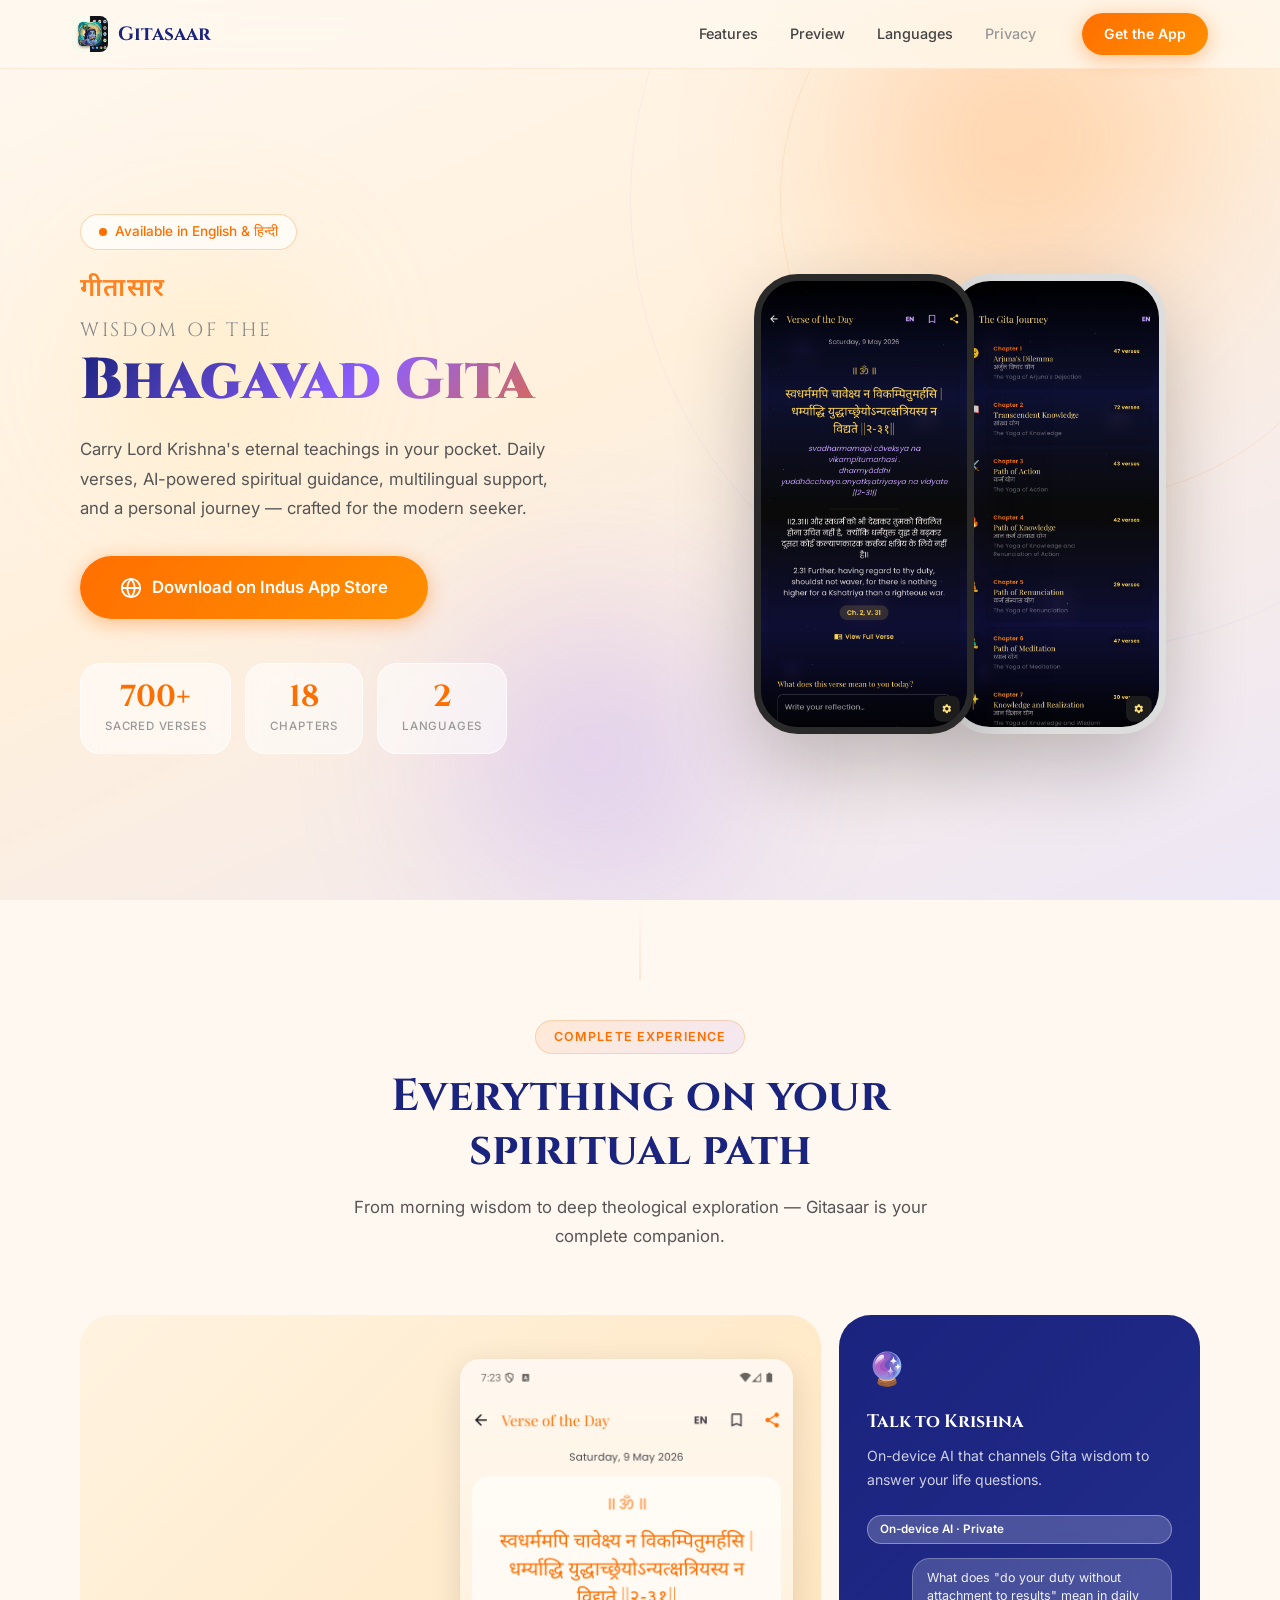
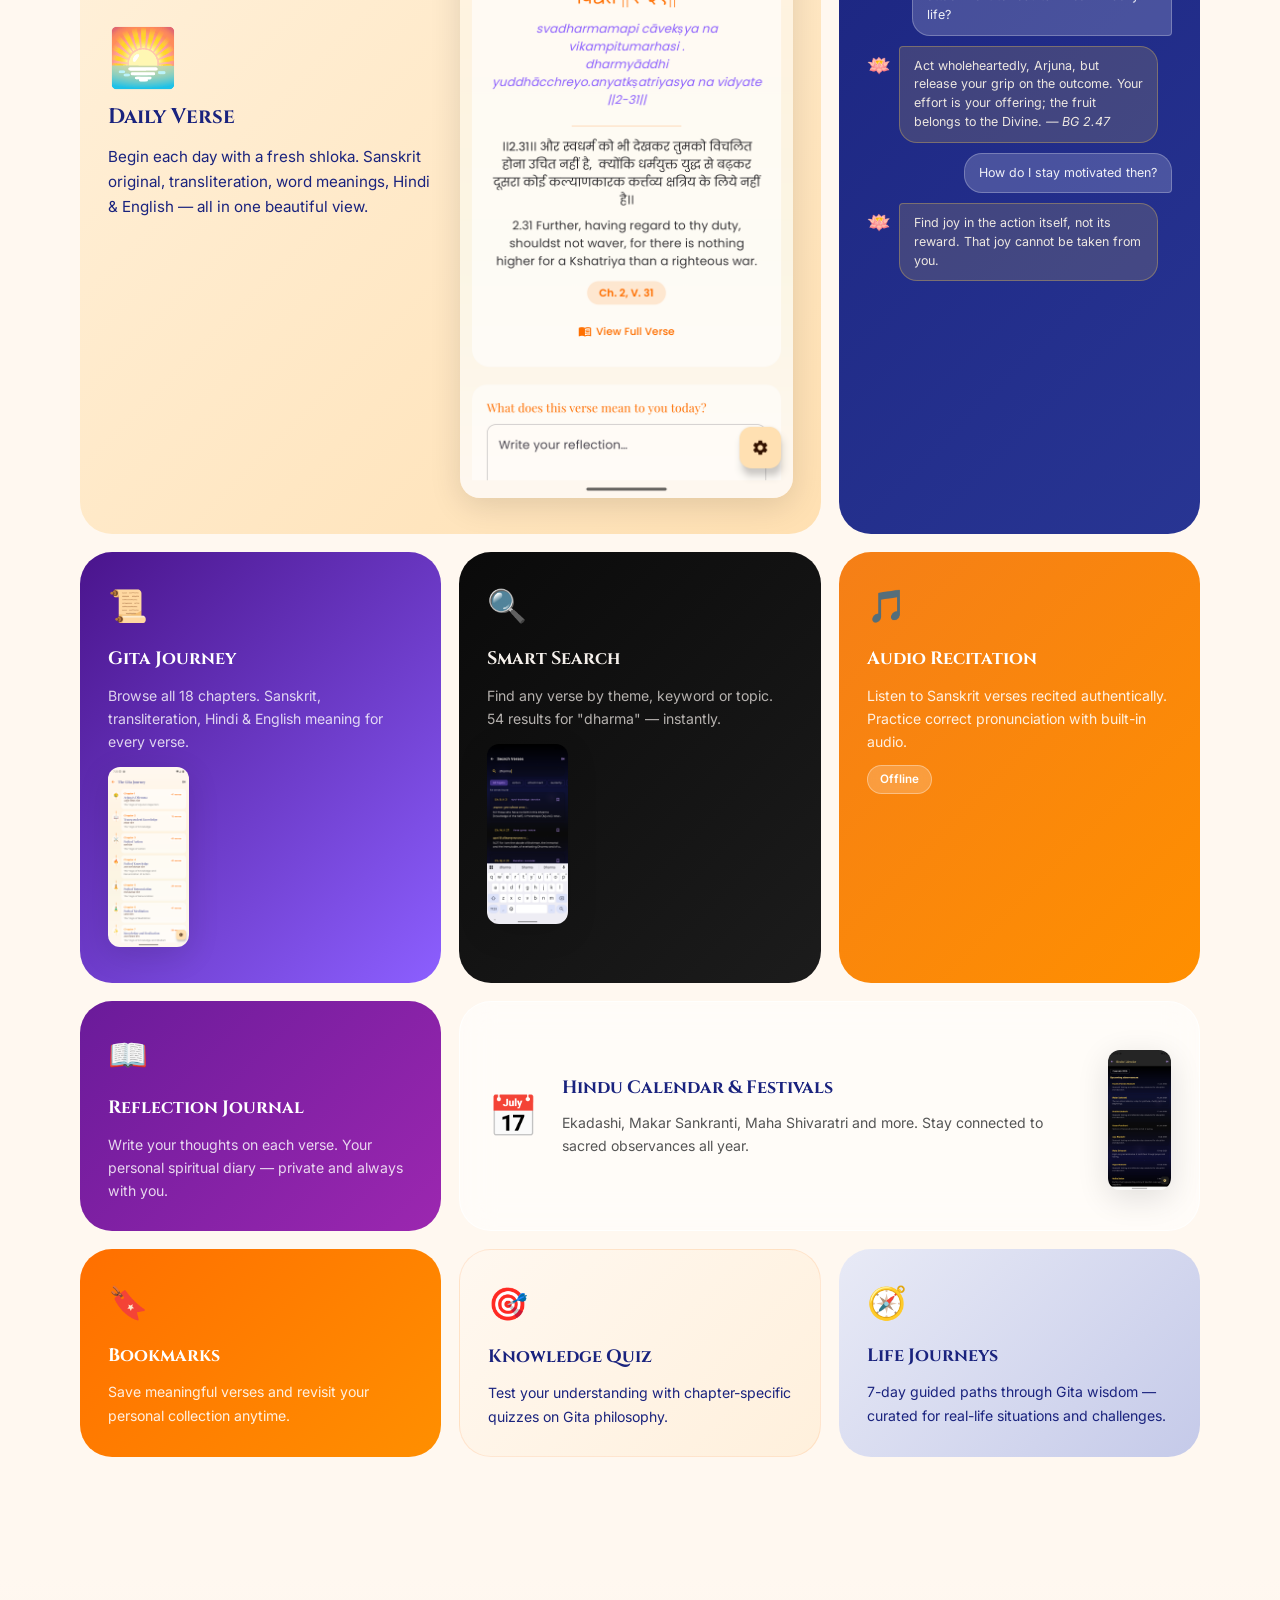
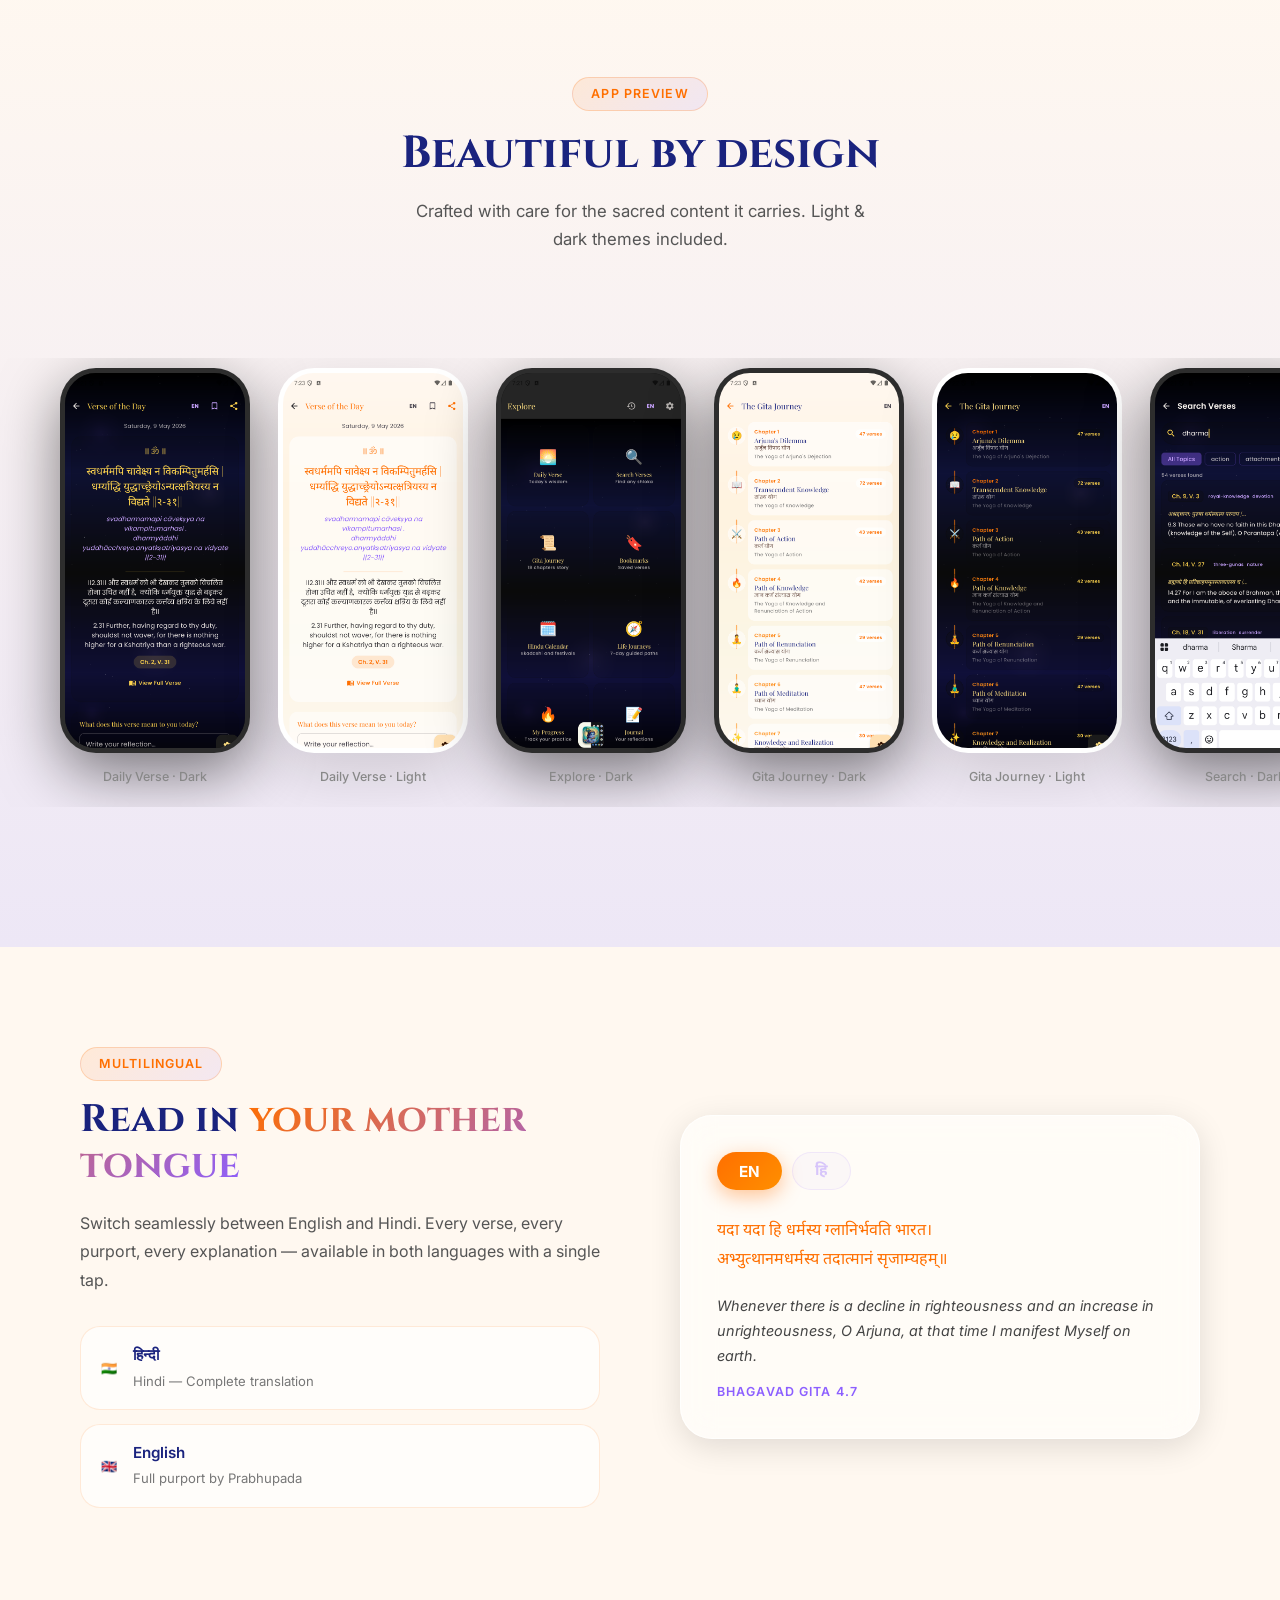
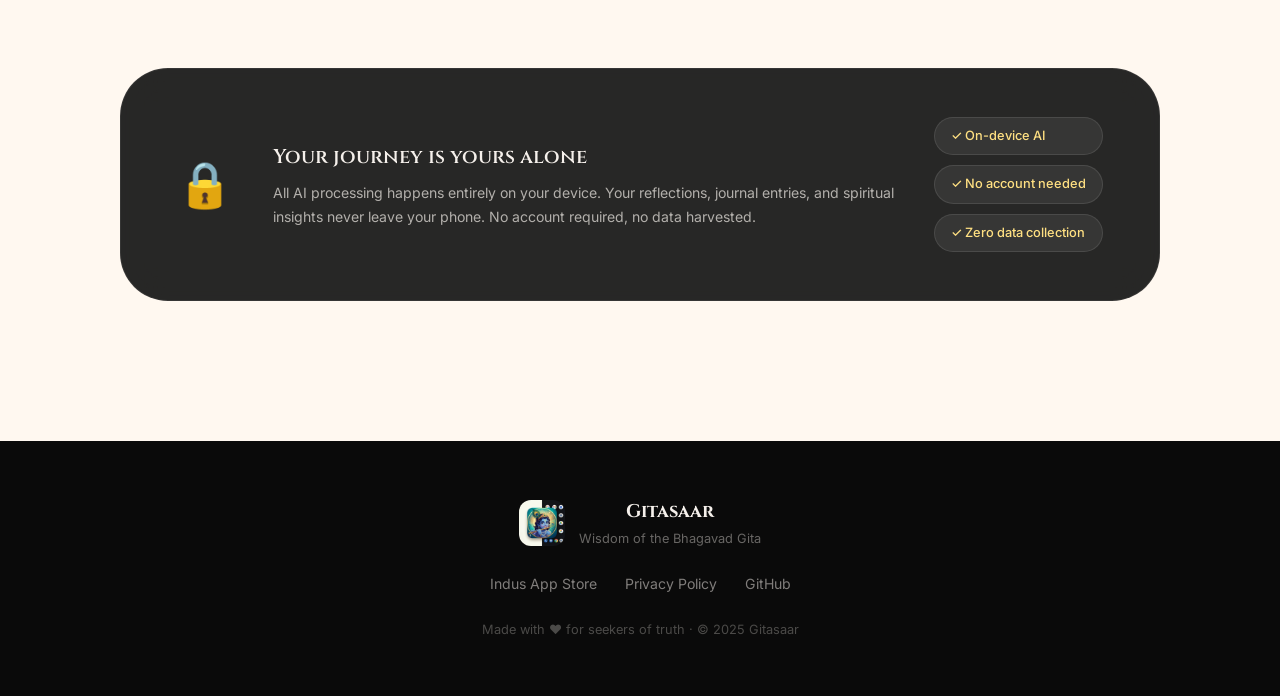
<file: index.html>
<!DOCTYPE html>
<html lang="en">
<head>
  <meta charset="UTF-8" />
  <meta name="viewport" content="width=device-width, initial-scale=1.0" />
  <title>Gitasaar — Wisdom of the Bhagavad Gita</title>
  <meta name="description" content="Experience the timeless wisdom of the Bhagavad Gita. Daily verses, AI-powered guidance, multilingual support, and deep spiritual journeys — all in one beautiful app." />
  <meta property="og:title" content="Gitasaar — Wisdom of the Bhagavad Gita" />
  <meta property="og:description" content="Daily verses, Talk to Krishna AI, Explore all 18 chapters, Journal your journey — available in English & Hindi." />
  <meta property="og:image" content="assets/icons/app-icon.png" />
  <link rel="icon" href="assets/icons/app-icon.png" type="image/png" />
  <link rel="preconnect" href="https://fonts.googleapis.com" />
  <link rel="preconnect" href="https://fonts.gstatic.com" crossorigin />
  <link href="https://fonts.googleapis.com/css2?family=Cinzel:wght@400;600;700;900&family=Inter:wght@300;400;500;600;700&family=Noto+Sans+Devanagari:wght@400;600&display=swap" rel="stylesheet" />
  <link rel="stylesheet" href="styles.css" />
</head>
<body>

  <!-- NAV -->
  <nav class="nav glass-nav">
    <div class="nav-inner">
      <a href="#" class="nav-logo">
        <img src="assets/icons/app-icon.png" alt="Gitasaar" class="nav-icon" />
        <span class="nav-brand">Gitasaar</span>
      </a>
      <ul class="nav-links">
        <li><a href="#features">Features</a></li>
        <li><a href="#screenshots">Preview</a></li>
        <li><a href="#languages">Languages</a></li>
        <li><a href="privacy-policy.html" class="nav-link-secondary">Privacy</a></li>
      </ul>
      <a href="https://www.indusappstore.com/apps/education/gitasaar/com.gitasaar?page=details&id=com.gitasaar" target="_blank" rel="noopener" class="btn btn-saffron nav-cta">Get the App</a>
    </div>
  </nav>

  <!-- HERO -->
  <section class="hero">
    <div class="hero-bg">
      <div class="orb orb-1"></div>
      <div class="orb orb-2"></div>
      <div class="orb orb-3"></div>
      <div class="mandala-ring ring-1"></div>
      <div class="mandala-ring ring-2"></div>
    </div>

    <div class="hero-content">
      <div class="hero-badge glass-badge">
        <span class="badge-dot"></span>
        Available in English &amp; हिन्दी
      </div>

      <h1 class="hero-title">
        <span class="devanagari-accent">गीतासार</span>
        <span class="hero-subtitle-line">Wisdom of the</span>
        <span class="hero-gradient-text">Bhagavad Gita</span>
      </h1>

      <p class="hero-desc">
        Carry Lord Krishna's eternal teachings in your pocket. Daily verses, AI-powered spiritual guidance, multilingual support, and a personal journey — crafted for the modern seeker.
      </p>

      <div class="hero-ctas" id="download">
        <a href="https://www.indusappstore.com/apps/education/gitasaar/com.gitasaar?page=details&id=com.gitasaar"
           target="_blank" rel="noopener"
           class="btn btn-saffron btn-large">
          <svg width="22" height="22" viewBox="0 0 24 24" fill="none" stroke="currentColor" stroke-width="2" stroke-linecap="round" stroke-linejoin="round"><circle cx="12" cy="12" r="10"/><path d="M12 2a15.3 15.3 0 0 1 4 10 15.3 15.3 0 0 1-4 10 15.3 15.3 0 0 1-4-10 15.3 15.3 0 0 1 4-10z"/><line x1="2" y1="12" x2="22" y2="12"/></svg>
          Download on Indus App Store
        </a>
      </div>

      <div class="hero-stats">
        <div class="stat glass-stat">
          <span class="stat-num">700+</span>
          <span class="stat-label">Sacred Verses</span>
        </div>
        <div class="stat glass-stat">
          <span class="stat-num">18</span>
          <span class="stat-label">Chapters</span>
        </div>
        <div class="stat glass-stat">
          <span class="stat-num">2</span>
          <span class="stat-label">Languages</span>
        </div>
      </div>
    </div>

    <div class="hero-visual">
      <div class="phone-mockup phone-primary">
        <div class="phone-frame phone-frame-dark">
          <img src="assets/screenshots/daily-dark.png" alt="Daily Verse" class="phone-screen" />
        </div>
        <div class="phone-glow phone-glow-violet"></div>
      </div>
      <div class="phone-mockup phone-secondary">
        <div class="phone-frame">
          <img src="assets/screenshots/journey-light.png" alt="Gita Journey" class="phone-screen" />
        </div>
        <div class="phone-glow"></div>
      </div>
    </div>
  </section>

  <!-- FEATURES -->
  <section class="features" id="features">
    <div class="section-header">
      <div class="section-badge">Complete Experience</div>
      <h2 class="section-title">Everything on your spiritual path</h2>
      <p class="section-desc">From morning wisdom to deep theological exploration — Gitasaar is your complete companion.</p>
    </div>

    <div class="features-grid">

      <!-- Daily Verse - large card with screenshot -->
      <div class="feature-card feature-card-large card-saffron">
        <div class="feature-text">
          <div class="feature-icon-bg">🌅</div>
          <h3>Daily Verse</h3>
          <p>Begin each day with a fresh shloka. Sanskrit original, transliteration, word meanings, Hindi &amp; English — all in one beautiful view.</p>
        </div>
        <div class="feature-screenshot">
          <img src="assets/screenshots/daily-light.png" alt="Daily Verse screen" />
        </div>
      </div>

      <!-- Talk to Krishna - CSS chat mockup -->
      <div class="feature-card card-indigo feature-card-chat">
        <div class="feature-icon">🔮</div>
        <h3>Talk to Krishna</h3>
        <p>On-device AI that channels Gita wisdom to answer your life questions.</p>
        <div class="feature-tag">On-device AI · Private</div>
        <div class="chat-mockup">
          <div class="chat-msg chat-user">
            <span>What does "do your duty without attachment to results" mean in daily life?</span>
          </div>
          <div class="chat-msg chat-krishna">
            <span class="chat-avatar">🪷</span>
            <span>Act wholeheartedly, Arjuna, but release your grip on the outcome. Your effort is your offering; the fruit belongs to the Divine. <em>— BG 2.47</em></span>
          </div>
          <div class="chat-msg chat-user">
            <span>How do I stay motivated then?</span>
          </div>
          <div class="chat-msg chat-krishna">
            <span class="chat-avatar">🪷</span>
            <span>Find joy in the action itself, not its reward. That joy cannot be taken from you.</span>
          </div>
        </div>
      </div>

      <!-- Gita Journey -->
      <div class="feature-card card-violet feature-card-journey">
        <div class="feature-icon">📜</div>
        <h3>Gita Journey</h3>
        <p>Browse all 18 chapters. Sanskrit, transliteration, Hindi &amp; English meaning for every verse.</p>
        <div class="feature-screenshot feature-screenshot-sm">
          <img src="assets/screenshots/journey-dark.png" alt="Gita Journey" />
        </div>
      </div>

      <!-- Search -->
      <div class="feature-card card-dark feature-card-search">
        <div class="feature-icon">🔍</div>
        <h3>Smart Search</h3>
        <p>Find any verse by theme, keyword or topic. 54 results for "dharma" — instantly.</p>
        <div class="feature-screenshot feature-screenshot-sm">
          <img src="assets/screenshots/search-dark.png" alt="Search Verses" />
        </div>
      </div>

      <!-- Audio -->
      <div class="feature-card card-gold">
        <div class="feature-icon">🎵</div>
        <h3>Audio Recitation</h3>
        <p>Listen to Sanskrit verses recited authentically. Practice correct pronunciation with built-in audio.</p>
        <div class="feature-tag">Offline</div>
      </div>

      <!-- Journal -->
      <div class="feature-card card-rose">
        <div class="feature-icon">📖</div>
        <h3>Reflection Journal</h3>
        <p>Write your thoughts on each verse. Your personal spiritual diary — private and always with you.</p>
      </div>

      <!-- Hindu Calendar wide -->
      <div class="feature-card feature-card-wide card-glass">
        <div class="feature-icon-wide">📅</div>
        <div class="feature-content-wide">
          <h3>Hindu Calendar &amp; Festivals</h3>
          <p>Ekadashi, Makar Sankranti, Maha Shivaratri and more. Stay connected to sacred observances all year.</p>
        </div>
        <div class="feature-screenshot feature-screenshot-cal">
          <img src="assets/screenshots/calendar-dark.png" alt="Hindu Calendar" />
        </div>
      </div>

      <!-- Bookmarks -->
      <div class="feature-card card-saffron-light">
        <div class="feature-icon">🔖</div>
        <h3>Bookmarks</h3>
        <p>Save meaningful verses and revisit your personal collection anytime.</p>
      </div>

      <!-- Quiz -->
      <div class="feature-card card-cream">
        <div class="feature-icon">🎯</div>
        <h3>Knowledge Quiz</h3>
        <p>Test your understanding with chapter-specific quizzes on Gita philosophy.</p>
      </div>

      <!-- Life Journeys -->
      <div class="feature-card card-indigo-light">
        <div class="feature-icon">🧭</div>
        <h3>Life Journeys</h3>
        <p>7-day guided paths through Gita wisdom — curated for real-life situations and challenges.</p>
      </div>

    </div>
  </section>

  <!-- SCREENSHOTS -->
  <section class="screenshots" id="screenshots">
    <div class="section-header">
      <div class="section-badge">App Preview</div>
      <h2 class="section-title">Beautiful by design</h2>
      <p class="section-desc">Crafted with care for the sacred content it carries. Light &amp; dark themes included.</p>
    </div>

    <div class="screenshots-track">
      <div class="screenshots-scroll">

        <div class="screenshot-item">
          <div class="ss-phone-frame ss-phone-dark">
            <img src="assets/screenshots/daily-dark.png" alt="Daily Verse Dark" loading="lazy" />
          </div>
          <span class="ss-label">Daily Verse · Dark</span>
        </div>

        <div class="screenshot-item">
          <div class="ss-phone-frame">
            <img src="assets/screenshots/daily-light.png" alt="Daily Verse Light" loading="lazy" />
          </div>
          <span class="ss-label">Daily Verse · Light</span>
        </div>

        <div class="screenshot-item">
          <div class="ss-phone-frame ss-phone-dark">
            <img src="assets/screenshots/explore-dark.png" alt="Explore Dark" loading="lazy" />
          </div>
          <span class="ss-label">Explore · Dark</span>
        </div>

        <div class="screenshot-item">
          <div class="ss-phone-frame ss-phone-dark">
            <img src="assets/screenshots/journey-dark.png" alt="Gita Journey Dark" loading="lazy" />
          </div>
          <span class="ss-label">Gita Journey · Dark</span>
        </div>

        <div class="screenshot-item">
          <div class="ss-phone-frame">
            <img src="assets/screenshots/journey-light.png" alt="Gita Journey Light" loading="lazy" />
          </div>
          <span class="ss-label">Gita Journey · Light</span>
        </div>

        <div class="screenshot-item">
          <div class="ss-phone-frame ss-phone-dark">
            <img src="assets/screenshots/search-dark.png" alt="Search" loading="lazy" />
          </div>
          <span class="ss-label">Search · Dark</span>
        </div>

        <div class="screenshot-item">
          <div class="ss-phone-frame ss-phone-dark">
            <img src="assets/screenshots/calendar-dark.png" alt="Hindu Calendar" loading="lazy" />
          </div>
          <span class="ss-label">Hindu Calendar · Dark</span>
        </div>

      </div>
    </div>
  </section>

  <!-- LANGUAGES -->
  <section class="languages" id="languages">
    <div class="languages-inner">
      <div class="lang-text">
        <div class="section-badge">Multilingual</div>
        <h2>Read in <span class="gradient-text">your mother tongue</span></h2>
        <p>Switch seamlessly between English and Hindi. Every verse, every purport, every explanation — available in both languages with a single tap.</p>
        <div class="lang-badges">
          <div class="lang-badge">
            <span class="lang-flag">🇮🇳</span>
            <div>
              <strong>हिन्दी</strong>
              <span>Hindi — Complete translation</span>
            </div>
          </div>
          <div class="lang-badge">
            <span class="lang-flag">🇬🇧</span>
            <div>
              <strong>English</strong>
              <span>Full purport by Prabhupada</span>
            </div>
          </div>
        </div>
      </div>
      <div class="lang-visual">
        <div class="lang-card glass-card">
          <div class="lang-toggle-demo">
            <button class="toggle-badge toggle-en active" id="btnEn" onclick="switchLang('en')">EN</button>
            <button class="toggle-badge toggle-hi" id="btnHi" onclick="switchLang('hi')">हि</button>
          </div>
          <div class="lang-verse-preview">
            <p class="verse-sanskrit">यदा यदा हि धर्मस्य ग्लानिर्भवति भारत।<br/>अभ्युत्थानमधर्मस्य तदात्मानं सृजाम्यहम्॥</p>
            <p class="verse-trans" id="verse-trans-en">Whenever there is a decline in righteousness and an increase in unrighteousness, O Arjuna, at that time I manifest Myself on earth.</p>
            <p class="verse-trans" id="verse-trans-hi" style="display:none">हे भारत, जब-जब धर्म की हानि होती है और अधर्म की वृद्धि होती है, तब-तब मैं स्वयं प्रकट होता हूँ।</p>
            <p class="verse-ref">Bhagavad Gita 4.7</p>
          </div>
        </div>
      </div>
    </div>
  </section>

  <!-- PRIVACY -->
  <section class="privacy-section">
    <div class="privacy-inner glass-card-dark">
      <div class="privacy-icon">🔒</div>
      <div class="privacy-text">
        <h3>Your journey is yours alone</h3>
        <p>All AI processing happens entirely on your device. Your reflections, journal entries, and spiritual insights never leave your phone. No account required, no data harvested.</p>
      </div>
      <div class="privacy-badges">
        <div class="priv-badge">✓ On-device AI</div>
        <div class="priv-badge">✓ No account needed</div>
        <div class="priv-badge">✓ Zero data collection</div>
      </div>
    </div>
  </section>

  <!-- FOOTER -->
  <footer class="footer">
    <div class="footer-inner">
      <div class="footer-brand">
        <img src="assets/icons/app-icon.png" alt="Gitasaar" class="footer-icon" />
        <div>
          <p class="footer-name">Gitasaar</p>
          <p class="footer-tagline">Wisdom of the Bhagavad Gita</p>
        </div>
      </div>
      <div class="footer-links">
        <a href="https://www.indusappstore.com/apps/education/gitasaar/com.gitasaar?page=details&id=com.gitasaar" target="_blank" rel="noopener">Indus App Store</a>
        <a href="privacy-policy.html">Privacy Policy</a>
        <a href="https://github.com/surajJha" target="_blank" rel="noopener">GitHub</a>
      </div>
      <p class="footer-copy">Made with ❤️ for seekers of truth · © 2025 Gitasaar</p>
    </div>
  </footer>

  <script>
    function switchLang(lang) {
      const btnEn = document.getElementById('btnEn');
      const btnHi = document.getElementById('btnHi');
      const transEn = document.getElementById('verse-trans-en');
      const transHi = document.getElementById('verse-trans-hi');
      if (lang === 'hi') {
        btnHi.classList.add('active');
        btnEn.classList.remove('active');
        transEn.style.display = 'none';
        transHi.style.display = 'block';
      } else {
        btnEn.classList.add('active');
        btnHi.classList.remove('active');
        transEn.style.display = 'block';
        transHi.style.display = 'none';
      }
    }

    // Sticky nav shadow on scroll
    window.addEventListener('scroll', () => {
      document.querySelector('.nav').classList.toggle('nav-scrolled', window.scrollY > 20);
    });
  </script>
</body>
</html>
</file>
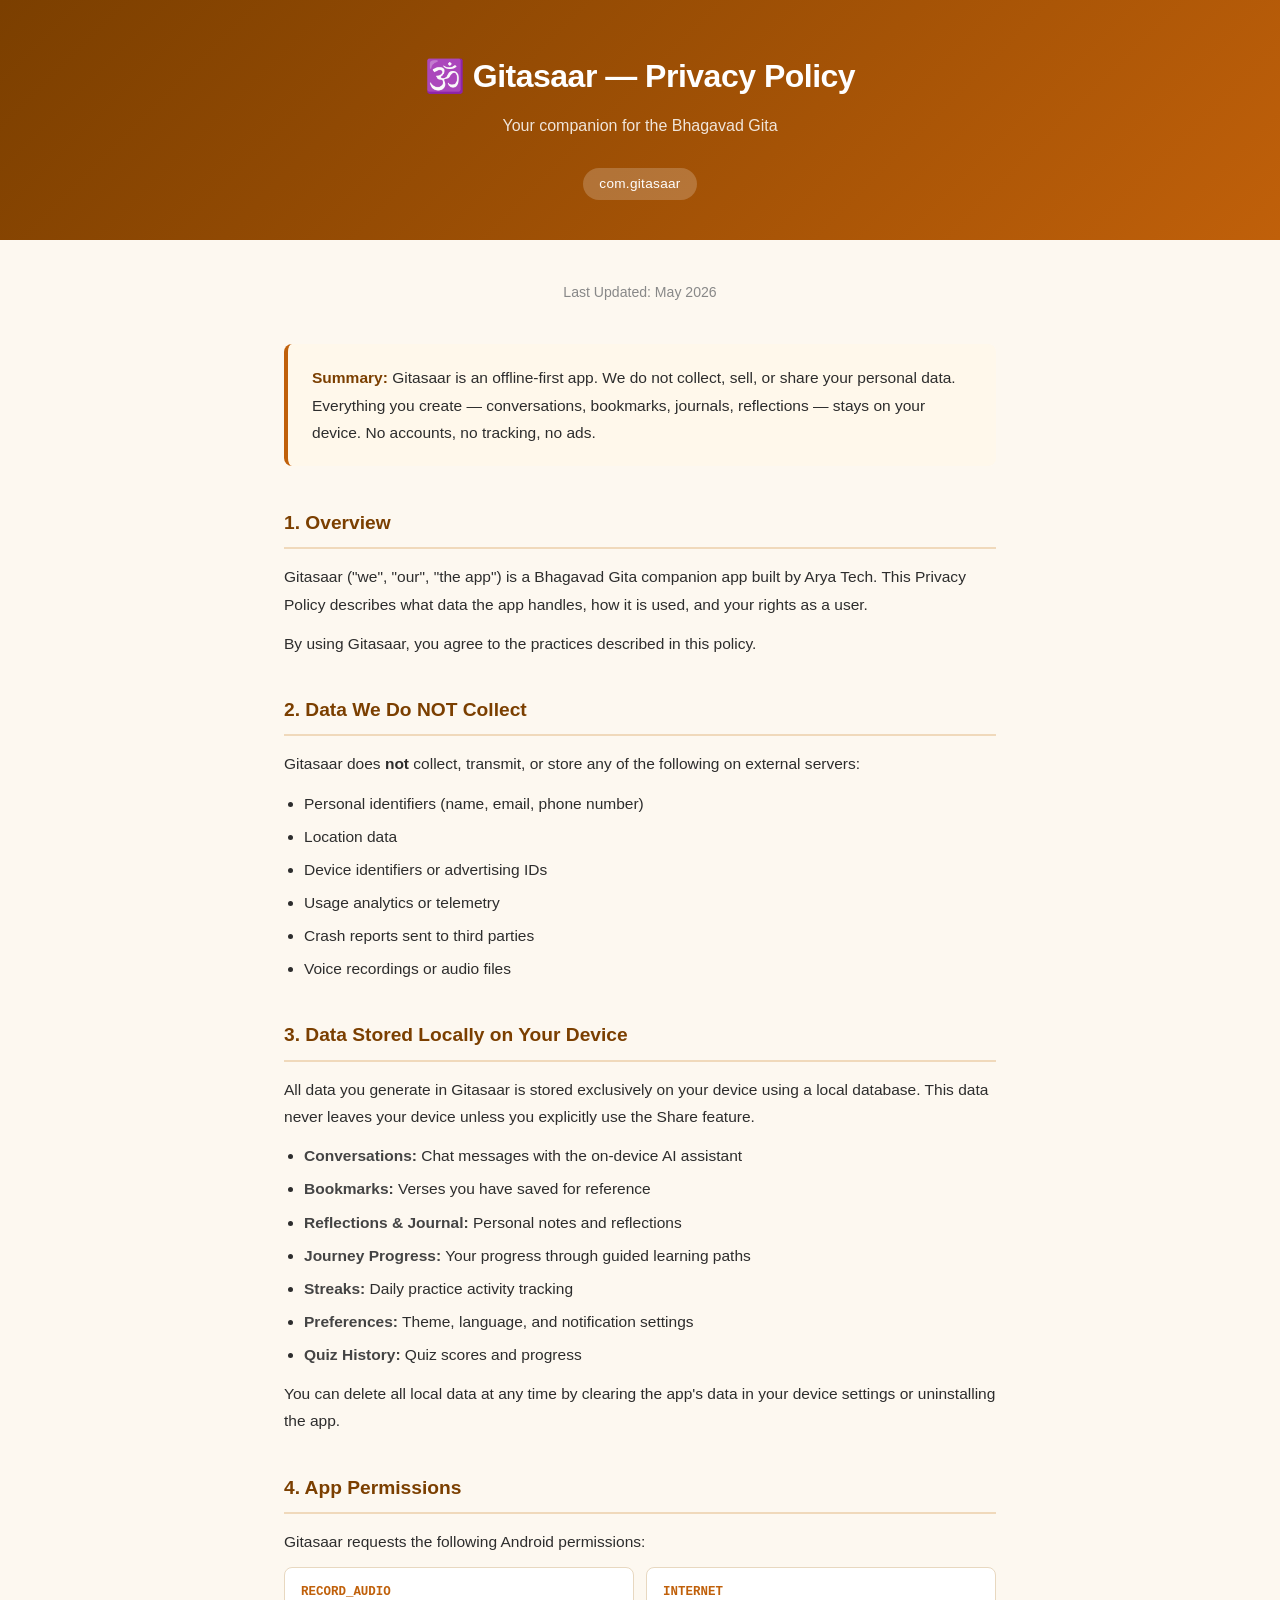
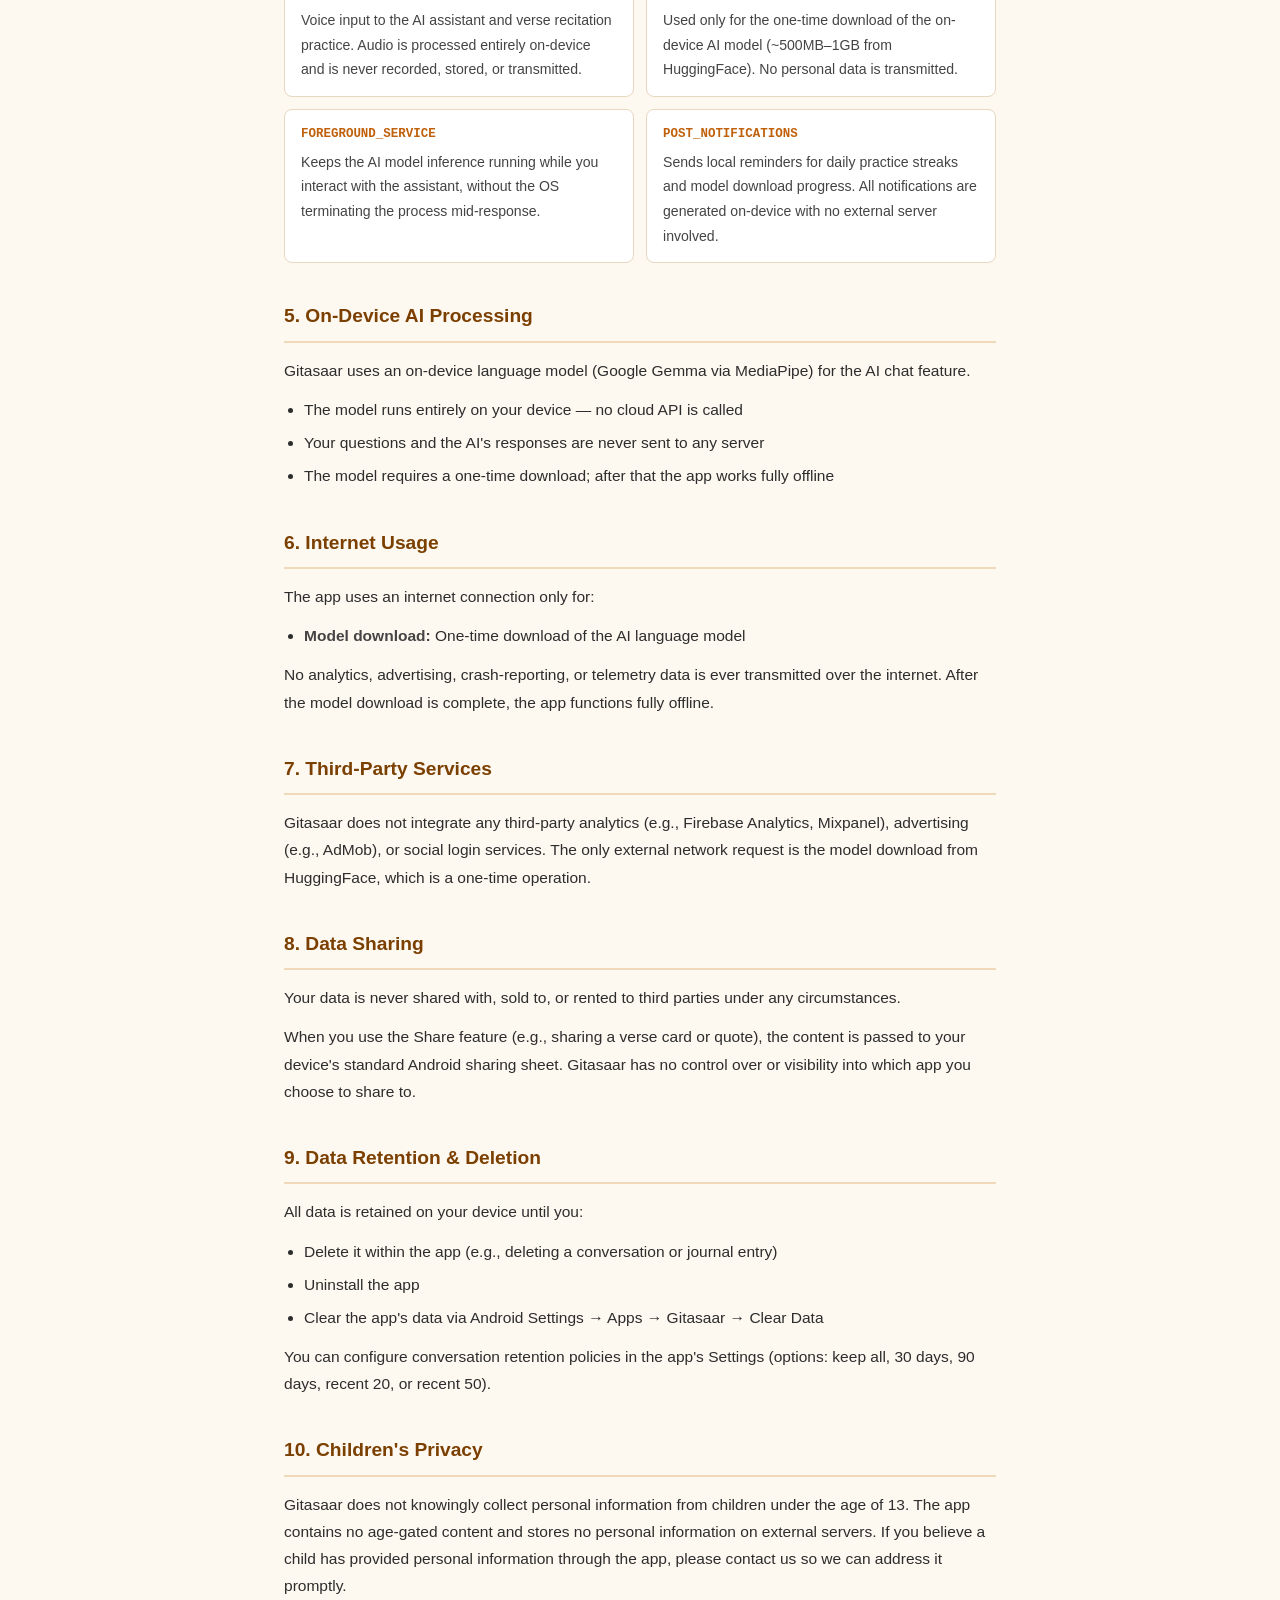
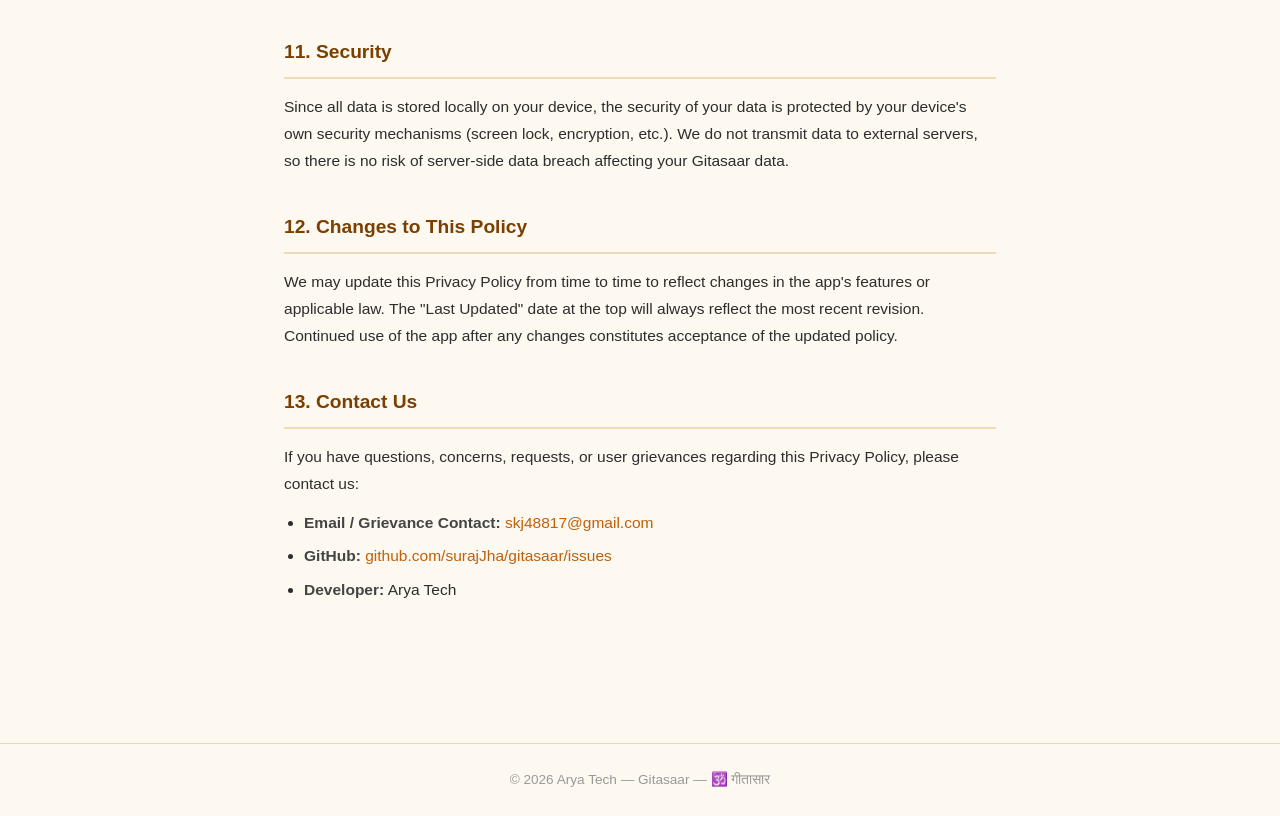
<file: privacy-policy.html>
<!DOCTYPE html>
<html lang="en">
<head>
  <meta charset="UTF-8" />
  <meta name="viewport" content="width=device-width, initial-scale=1.0" />
  <title>Privacy Policy — Gitasaar</title>
  <style>
    *, *::before, *::after { box-sizing: border-box; margin: 0; padding: 0; }

    body {
      font-family: -apple-system, BlinkMacSystemFont, "Segoe UI", Roboto, Helvetica, Arial, sans-serif;
      background: #fdf8f0;
      color: #2d2d2d;
      line-height: 1.75;
    }

    header {
      background: linear-gradient(135deg, #7b3f00 0%, #c0600a 100%);
      color: #fff;
      padding: 48px 24px 40px;
      text-align: center;
    }

    header h1 {
      font-size: 2rem;
      font-weight: 700;
      letter-spacing: -0.5px;
    }

    header .subtitle {
      margin-top: 8px;
      font-size: 1rem;
      opacity: 0.85;
    }

    header .badge {
      display: inline-block;
      margin-top: 16px;
      background: rgba(255,255,255,0.2);
      border-radius: 20px;
      padding: 4px 16px;
      font-size: 0.85rem;
      letter-spacing: 0.3px;
    }

    main {
      max-width: 760px;
      margin: 40px auto;
      padding: 0 24px 64px;
    }

    .last-updated {
      text-align: center;
      font-size: 0.88rem;
      color: #888;
      margin-bottom: 40px;
    }

    .summary-box {
      background: #fff8eb;
      border-left: 4px solid #c0600a;
      border-radius: 8px;
      padding: 20px 24px;
      margin-bottom: 40px;
      font-size: 0.97rem;
    }

    .summary-box strong { color: #7b3f00; }

    section {
      margin-bottom: 36px;
    }

    h2 {
      font-size: 1.2rem;
      font-weight: 700;
      color: #7b3f00;
      border-bottom: 2px solid #f0d9bb;
      padding-bottom: 8px;
      margin-bottom: 14px;
    }

    p { margin-bottom: 12px; font-size: 0.97rem; }

    ul {
      padding-left: 20px;
      margin-bottom: 12px;
    }

    ul li {
      font-size: 0.97rem;
      margin-bottom: 6px;
    }

    ul li strong { color: #444; }

    .permission-grid {
      display: grid;
      grid-template-columns: 1fr 1fr;
      gap: 12px;
      margin-top: 12px;
    }

    @media (max-width: 500px) {
      .permission-grid { grid-template-columns: 1fr; }
      header h1 { font-size: 1.5rem; }
    }

    .permission-card {
      background: #fff;
      border: 1px solid #e8d8c0;
      border-radius: 8px;
      padding: 14px 16px;
    }

    .permission-card .perm-name {
      font-size: 0.78rem;
      font-family: monospace;
      color: #c0600a;
      font-weight: 600;
      margin-bottom: 4px;
    }

    .permission-card .perm-reason {
      font-size: 0.88rem;
      color: #444;
    }

    footer {
      text-align: center;
      padding: 24px;
      font-size: 0.85rem;
      color: #999;
      border-top: 1px solid #e8d8c0;
    }

    a { color: #c0600a; text-decoration: none; }
    a:hover { text-decoration: underline; }
  </style>
</head>
<body>

<header>
  <h1>🕉️ Gitasaar — Privacy Policy</h1>
  <p class="subtitle">Your companion for the Bhagavad Gita</p>
  <span class="badge">com.gitasaar</span>
</header>

<main>
  <p class="last-updated">Last Updated: May 2026</p>

  <div class="summary-box">
    <strong>Summary:</strong> Gitasaar is an offline-first app. We do not collect, sell, or share your personal data.
    Everything you create — conversations, bookmarks, journals, reflections — stays on your device.
    No accounts, no tracking, no ads.
  </div>

  <section>
    <h2>1. Overview</h2>
    <p>
      Gitasaar ("we", "our", "the app") is a Bhagavad Gita companion app built by Arya Tech. This Privacy Policy
      describes what data the app handles, how it is used, and your rights as a user.
    </p>
    <p>
      By using Gitasaar, you agree to the practices described in this policy.
    </p>
  </section>

  <section>
    <h2>2. Data We Do NOT Collect</h2>
    <p>Gitasaar does <strong>not</strong> collect, transmit, or store any of the following on external servers:</p>
    <ul>
      <li>Personal identifiers (name, email, phone number)</li>
      <li>Location data</li>
      <li>Device identifiers or advertising IDs</li>
      <li>Usage analytics or telemetry</li>
      <li>Crash reports sent to third parties</li>
      <li>Voice recordings or audio files</li>
    </ul>
  </section>

  <section>
    <h2>3. Data Stored Locally on Your Device</h2>
    <p>
      All data you generate in Gitasaar is stored exclusively on your device using a local database.
      This data never leaves your device unless you explicitly use the Share feature.
    </p>
    <ul>
      <li><strong>Conversations:</strong> Chat messages with the on-device AI assistant</li>
      <li><strong>Bookmarks:</strong> Verses you have saved for reference</li>
      <li><strong>Reflections &amp; Journal:</strong> Personal notes and reflections</li>
      <li><strong>Journey Progress:</strong> Your progress through guided learning paths</li>
      <li><strong>Streaks:</strong> Daily practice activity tracking</li>
      <li><strong>Preferences:</strong> Theme, language, and notification settings</li>
      <li><strong>Quiz History:</strong> Quiz scores and progress</li>
    </ul>
    <p>
      You can delete all local data at any time by clearing the app's data in your device settings or uninstalling the app.
    </p>
  </section>

  <section>
    <h2>4. App Permissions</h2>
    <p>Gitasaar requests the following Android permissions:</p>
    <div class="permission-grid">
      <div class="permission-card">
        <div class="perm-name">RECORD_AUDIO</div>
        <div class="perm-reason">Voice input to the AI assistant and verse recitation practice. Audio is processed entirely on-device and is never recorded, stored, or transmitted.</div>
      </div>
      <div class="permission-card">
        <div class="perm-name">INTERNET</div>
        <div class="perm-reason">Used only for the one-time download of the on-device AI model (~500MB–1GB from HuggingFace). No personal data is transmitted.</div>
      </div>
      <div class="permission-card">
        <div class="perm-name">FOREGROUND_SERVICE</div>
        <div class="perm-reason">Keeps the AI model inference running while you interact with the assistant, without the OS terminating the process mid-response.</div>
      </div>
      <div class="permission-card">
        <div class="perm-name">POST_NOTIFICATIONS</div>
        <div class="perm-reason">Sends local reminders for daily practice streaks and model download progress. All notifications are generated on-device with no external server involved.</div>
      </div>
    </div>
  </section>

  <section>
    <h2>5. On-Device AI Processing</h2>
    <p>
      Gitasaar uses an on-device language model (Google Gemma via MediaPipe) for the AI chat feature.
    </p>
    <ul>
      <li>The model runs entirely on your device — no cloud API is called</li>
      <li>Your questions and the AI's responses are never sent to any server</li>
      <li>The model requires a one-time download; after that the app works fully offline</li>
    </ul>
  </section>

  <section>
    <h2>6. Internet Usage</h2>
    <p>The app uses an internet connection only for:</p>
    <ul>
      <li><strong>Model download:</strong> One-time download of the AI language model</li>
    </ul>
    <p>
      No analytics, advertising, crash-reporting, or telemetry data is ever transmitted over the internet.
      After the model download is complete, the app functions fully offline.
    </p>
  </section>

  <section>
    <h2>7. Third-Party Services</h2>
    <p>
      Gitasaar does not integrate any third-party analytics (e.g., Firebase Analytics, Mixpanel),
      advertising (e.g., AdMob), or social login services. The only external network request is
      the model download from HuggingFace, which is a one-time operation.
    </p>
  </section>

  <section>
    <h2>8. Data Sharing</h2>
    <p>
      Your data is never shared with, sold to, or rented to third parties under any circumstances.
    </p>
    <p>
      When you use the Share feature (e.g., sharing a verse card or quote), the content is passed
      to your device's standard Android sharing sheet. Gitasaar has no control over or visibility into
      which app you choose to share to.
    </p>
  </section>

  <section>
    <h2>9. Data Retention &amp; Deletion</h2>
    <p>All data is retained on your device until you:</p>
    <ul>
      <li>Delete it within the app (e.g., deleting a conversation or journal entry)</li>
      <li>Uninstall the app</li>
      <li>Clear the app's data via Android Settings → Apps → Gitasaar → Clear Data</li>
    </ul>
    <p>
      You can configure conversation retention policies in the app's Settings
      (options: keep all, 30 days, 90 days, recent 20, or recent 50).
    </p>
  </section>

  <section>
    <h2>10. Children's Privacy</h2>
    <p>
      Gitasaar does not knowingly collect personal information from children under the age of 13.
      The app contains no age-gated content and stores no personal information on external servers.
      If you believe a child has provided personal information through the app, please contact us
      so we can address it promptly.
    </p>
  </section>

  <section>
    <h2>11. Security</h2>
    <p>
      Since all data is stored locally on your device, the security of your data is protected by
      your device's own security mechanisms (screen lock, encryption, etc.). We do not transmit
      data to external servers, so there is no risk of server-side data breach affecting your
      Gitasaar data.
    </p>
  </section>

  <section>
    <h2>12. Changes to This Policy</h2>
    <p>
      We may update this Privacy Policy from time to time to reflect changes in the app's features
      or applicable law. The "Last Updated" date at the top will always reflect the most recent revision.
      Continued use of the app after any changes constitutes acceptance of the updated policy.
    </p>
  </section>

  <section>
    <h2>13. Contact Us</h2>
    <p>
      If you have questions, concerns, requests, or user grievances regarding this Privacy Policy,
      please contact us:
    </p>
    <ul>
      <li><strong>Email / Grievance Contact:</strong> <a href="mailto:skj48817@gmail.com">skj48817@gmail.com</a></li>
      <li><strong>GitHub:</strong> <a href="https://github.com/surajJha/gitasaar/issues" target="_blank">github.com/surajJha/gitasaar/issues</a></li>
      <li><strong>Developer:</strong> Arya Tech</li>
    </ul>
  </section>
</main>

<footer>
  &copy; 2026 Arya Tech &mdash; Gitasaar &mdash; 🕉️ गीतासार
</footer>

</body>
</html>
</file>
<file: styles.css>
/* ════════════════════════════════════════
   Gitasaar · Landing Page
   Saffron #FF6F00 · Indigo #1A237E
   Violet #8C5FFF · Gold #FFD54F
   Cream #FFF8F0 · Dark #000
   ════════════════════════════════════════ */
*, *::before, *::after { box-sizing: border-box; margin: 0; padding: 0; }

:root {
  --saffron:        #FF6F00;
  --saffron-warm:   #FFAB40;
  --saffron-light:  #FFE0B2;
  --indigo:         #1A237E;
  --indigo-mid:     #283593;
  --violet:         #8C5FFF;
  --violet-soft:    #C9A4FF;
  --gold:           #FFD54F;
  --gold-soft:      #FFE082;
  --cream:          #FFF8F0;
  --cream-dark:     #FFF0DC;
  --dark:           #0A0A0A;
  --dark-card:      #1C1C1C;
  --warm-white:     #F5F0EB;
  --rose:           #D8A0E0;

  --r-sm: 12px; --r-md: 20px; --r-lg: 32px; --r-xl: 48px;
  --shadow-md: 0 8px 32px rgba(0,0,0,0.12);
  --shadow-lg: 0 24px 64px rgba(0,0,0,0.18);
  --font-h: 'Cinzel', serif;
  --font-b: 'Inter', sans-serif;
  --font-d: 'Noto Sans Devanagari', sans-serif;
}

html { scroll-behavior: smooth; }
body { font-family: var(--font-b); background: var(--cream); color: #1C1B1F; overflow-x: hidden; line-height: 1.6; }

/* ── Utilities ─────────────────────────── */
.glass-nav {
  backdrop-filter: blur(20px) saturate(180%);
  -webkit-backdrop-filter: blur(20px) saturate(180%);
  background: rgba(255,248,240,0.82);
  border-bottom: 1px solid rgba(255,111,0,0.1);
  transition: box-shadow 0.3s;
}
.nav-scrolled { box-shadow: 0 4px 24px rgba(0,0,0,0.08); }

.glass-card {
  backdrop-filter: blur(16px) saturate(160%);
  -webkit-backdrop-filter: blur(16px) saturate(160%);
  background: rgba(255,255,255,0.6);
  border: 1px solid rgba(255,255,255,0.75);
  border-radius: var(--r-lg);
  box-shadow: var(--shadow-md);
}

.glass-card-dark {
  backdrop-filter: blur(20px);
  -webkit-backdrop-filter: blur(20px);
  background: rgba(10,10,10,0.88);
  border: 1px solid rgba(255,255,255,0.07);
  border-radius: var(--r-xl);
}

.glass-badge {
  backdrop-filter: blur(10px);
  -webkit-backdrop-filter: blur(10px);
  background: rgba(255,255,255,0.65);
  border: 1px solid rgba(255,111,0,0.28);
  border-radius: 100px;
  padding: 6px 18px;
  display: inline-flex;
  align-items: center;
  gap: 8px;
  font-size: 0.85rem;
  font-weight: 500;
  color: var(--saffron);
}

.glass-stat {
  backdrop-filter: blur(10px);
  -webkit-backdrop-filter: blur(10px);
  background: rgba(255,255,255,0.55);
  border: 1px solid rgba(255,255,255,0.7);
  border-radius: var(--r-md);
  padding: 18px 24px;
  text-align: center;
}

.btn {
  display: inline-flex; align-items: center; gap: 10px;
  padding: 14px 28px; border-radius: 100px;
  font-size: 0.95rem; font-weight: 600; cursor: pointer;
  text-decoration: none; transition: all 0.25s ease; border: none;
}
.btn-saffron {
  background: linear-gradient(135deg, var(--saffron) 0%, #FF8F00 100%);
  color: white; box-shadow: 0 4px 20px rgba(255,111,0,0.4);
}
.btn-saffron:hover { transform: translateY(-2px); box-shadow: 0 8px 30px rgba(255,111,0,0.5); }
.btn-large { padding: 18px 40px; font-size: 1.05rem; }

.section-badge {
  display: inline-block;
  padding: 6px 18px;
  background: linear-gradient(135deg, rgba(255,111,0,0.1), rgba(140,95,255,0.1));
  border: 1px solid rgba(255,111,0,0.22);
  border-radius: 100px;
  font-size: 0.78rem; font-weight: 600;
  text-transform: uppercase; letter-spacing: 0.09em;
  color: var(--saffron); margin-bottom: 16px;
}

.section-header { text-align: center; max-width: 640px; margin: 0 auto 64px; }
.section-title {
  font-family: var(--font-h);
  font-size: clamp(1.8rem, 3.5vw, 2.8rem);
  font-weight: 700; color: var(--indigo); margin-bottom: 16px; line-height: 1.2;
}
.section-desc { font-size: 1.05rem; color: #555; line-height: 1.7; }

.gradient-text {
  background: linear-gradient(135deg, var(--saffron), var(--violet));
  -webkit-background-clip: text; -webkit-text-fill-color: transparent; background-clip: text;
}

/* ── NAV ──────────────────────────────── */
.nav { position: fixed; top: 0; left: 0; right: 0; z-index: 100; }
.nav-inner {
  max-width: 1200px; margin: 0 auto; padding: 0 32px;
  height: 68px; display: flex; align-items: center; gap: 32px;
}
.nav-logo { display: flex; align-items: center; gap: 10px; text-decoration: none; }
.nav-icon { width: 36px; height: 36px; border-radius: 8px; }
.nav-brand { font-family: var(--font-h); font-size: 1.2rem; font-weight: 700; color: var(--indigo); }
.nav-links { display: flex; list-style: none; gap: 4px; margin-left: auto; }
.nav-links a {
  text-decoration: none; color: #444; font-size: 0.9rem; font-weight: 500;
  padding: 8px 14px; border-radius: 8px; transition: all 0.2s;
}
.nav-links a:hover { color: var(--saffron); background: rgba(255,111,0,0.06); }
.nav-link-secondary { color: #999 !important; }
.nav-cta { padding: 10px 22px !important; font-size: 0.88rem !important; flex-shrink: 0; }

/* ── HERO ─────────────────────────────── */
.hero {
  min-height: 100vh; padding-top: 68px;
  background: linear-gradient(155deg, var(--cream) 0%, #FFF0DC 45%, #EDE7F6 100%);
  position: relative; overflow: hidden;
  display: grid; grid-template-columns: 1fr 1fr;
  align-items: center; gap: 40px;
  max-width: 1400px; margin: 0 auto;
  padding-left: 80px; padding-right: 40px;
}

.hero-bg { position: absolute; inset: 0; pointer-events: none; z-index: 0; }
.orb {
  position: absolute; border-radius: 50%;
  filter: blur(80px); opacity: 0.3;
}
.orb-1 {
  width: 520px; height: 520px;
  background: radial-gradient(circle, #FF6F00, transparent 70%);
  top: -120px; right: 0;
  animation: floatA 8s ease-in-out infinite;
}
.orb-2 {
  width: 420px; height: 420px;
  background: radial-gradient(circle, #8C5FFF, transparent 70%);
  bottom: -60px; left: 30%;
  animation: floatA 11s ease-in-out infinite reverse;
}
.orb-3 {
  width: 280px; height: 280px;
  background: radial-gradient(circle, #FFD54F, transparent 70%);
  top: 25%; left: 5%;
  animation: floatA 13s ease-in-out infinite;
}
.mandala-ring {
  position: absolute; border-radius: 50%;
  border: 1px solid rgba(255,111,0,0.1);
  animation: spin 35s linear infinite;
}
.ring-1 { width: 600px; height: 600px; top: -100px; right: -100px; }
.ring-2 { width: 900px; height: 900px; top: -250px; right: -250px; border-color: rgba(140,95,255,0.06); animation-duration: 55s; animation-direction: reverse; }

@keyframes floatA {
  0%,100% { transform: translateY(0); }
  50%      { transform: translateY(-28px); }
}
@keyframes spin {
  from { transform: rotate(0deg); }
  to   { transform: rotate(360deg); }
}

.hero-content { position: relative; z-index: 1; }

.badge-dot {
  width: 8px; height: 8px; background: var(--saffron);
  border-radius: 50%; display: inline-block;
  animation: pulse 2s ease-in-out infinite;
}
@keyframes pulse {
  0%,100% { opacity:1; transform:scale(1); }
  50%      { opacity:0.5; transform:scale(0.8); }
}

.hero-title { margin-top: 20px; display: flex; flex-direction: column; gap: 4px; }
.devanagari-accent {
  font-family: var(--font-d);
  font-size: clamp(1.1rem, 2.2vw, 1.6rem); font-weight: 600;
  color: var(--saffron); letter-spacing: 0.05em; opacity: 0.85;
}
.hero-subtitle-line {
  font-family: var(--font-h);
  font-size: clamp(0.9rem, 1.8vw, 1.2rem); font-weight: 400;
  color: #888; letter-spacing: 0.14em; text-transform: uppercase;
}
.hero-gradient-text {
  font-family: var(--font-h);
  font-size: clamp(2.2rem, 4.5vw, 3.8rem); font-weight: 900;
  background: linear-gradient(135deg, var(--indigo) 0%, var(--violet) 50%, var(--saffron) 100%);
  -webkit-background-clip: text; -webkit-text-fill-color: transparent; background-clip: text;
  line-height: 1.1;
}

.hero-desc { margin-top: 22px; font-size: 1.05rem; color: #555; max-width: 500px; line-height: 1.78; }
.hero-ctas { margin-top: 32px; display: flex; gap: 16px; flex-wrap: wrap; }
.hero-stats { margin-top: 44px; display: flex; gap: 14px; }
.stat-num {
  display: block; font-family: var(--font-h);
  font-size: 1.9rem; font-weight: 700; color: var(--saffron); line-height: 1;
}
.stat-label {
  display: block; font-size: 0.72rem; font-weight: 500;
  color: #999; text-transform: uppercase; letter-spacing: 0.07em; margin-top: 4px;
}

/* ── HERO PHONES ──────────────────────── */
.hero-visual {
  position: relative; z-index: 1;
  display: flex; align-items: flex-end;
  justify-content: center; padding: 80px 0 40px; gap: 0;
}
.phone-mockup { position: relative; }
.phone-primary { z-index: 2; animation: phoneA 6s ease-in-out infinite; }
.phone-secondary { z-index: 1; margin-left: -28px; animation: phoneB 6s ease-in-out infinite 1.8s; }

@keyframes phoneA {
  0%,100% { transform: translateY(0) rotate(-4deg); }
  50%      { transform: translateY(-18px) rotate(-4deg); }
}
@keyframes phoneB {
  0%,100% { transform: translateY(48px) rotate(4deg); }
  50%      { transform: translateY(30px) rotate(4deg); }
}

.phone-frame {
  width: 220px; height: 460px;
  background: #fff; border-radius: 44px;
  border: 7px solid #ddd;
  box-shadow: 0 32px 80px rgba(0,0,0,0.22), inset 0 0 0 1px rgba(0,0,0,0.04);
  overflow: hidden; position: relative;
}
.phone-frame-dark { background: #111; border-color: #2a2a2a; }
.phone-screen { width: 100%; height: 100%; object-fit: cover; object-position: top; }
.phone-glow {
  position: absolute; inset: -20px;
  background: radial-gradient(ellipse, rgba(255,111,0,0.18), transparent 70%);
  border-radius: 50%; z-index: -1; filter: blur(20px);
}
.phone-glow-violet { background: radial-gradient(ellipse, rgba(140,95,255,0.22), transparent 70%); }

/* ── FEATURES ─────────────────────────── */
.features {
  padding: 120px 80px;
  max-width: 1400px; margin: 0 auto; position: relative;
}
.features::before {
  content:''; position: absolute; top: 0; left: 50%;
  transform: translateX(-50%); width: 1px; height: 80px;
  background: linear-gradient(to bottom, transparent, rgba(255,111,0,0.25));
}

.features-grid {
  display: grid;
  grid-template-columns: repeat(3, 1fr);
  gap: 18px;
}

.feature-card {
  border-radius: var(--r-lg); padding: 28px;
  position: relative; overflow: hidden;
  transition: transform 0.3s ease, box-shadow 0.3s ease;
}
.feature-card:hover { transform: translateY(-6px); box-shadow: var(--shadow-lg); }
.feature-card h3 { font-family: var(--font-h); font-size: 1.12rem; font-weight: 700; margin-bottom: 10px; }
.feature-card p { font-size: 0.88rem; line-height: 1.65; }

/* Large card: Daily Verse */
.feature-card-large {
  grid-column: span 2;
  display: grid; grid-template-columns: 1fr 1fr; gap: 20px; align-items: center;
}
.feature-icon-bg { font-size: 3.5rem; line-height: 1; margin-bottom: 16px; }
.feature-text h3 { font-size: 1.3rem; }
.feature-text p { font-size: 0.95rem; }

/* Chat card */
.feature-card-chat { display: flex; flex-direction: column; gap: 0; }
.feature-card-chat h3 { margin-bottom: 8px; }
.feature-card-chat p { margin-bottom: 12px; }

.chat-mockup {
  margin-top: 14px;
  display: flex; flex-direction: column; gap: 10px;
  flex: 1;
}
.chat-msg {
  display: flex; gap: 8px; align-items: flex-end;
}
.chat-msg span:not(.chat-avatar) {
  padding: 10px 14px;
  border-radius: 18px;
  font-size: 0.78rem;
  line-height: 1.5;
  max-width: 85%;
}
.chat-user { justify-content: flex-end; }
.chat-user span:not(.chat-avatar) {
  background: rgba(255,255,255,0.18);
  border: 1px solid rgba(255,255,255,0.25);
  color: rgba(255,255,255,0.92);
  border-radius: 18px 18px 4px 18px;
}
.chat-krishna { justify-content: flex-start; align-items: flex-start; }
.chat-krishna span:not(.chat-avatar) {
  background: rgba(255,213,79,0.15);
  border: 1px solid rgba(255,213,79,0.3);
  color: rgba(255,248,235,0.9);
  border-radius: 4px 18px 18px 18px;
}
.chat-avatar { font-size: 1.2rem; flex-shrink: 0; margin-top: 4px; }

/* Journey card */
.feature-card-journey { display: flex; flex-direction: column; }
/* Search card */
.feature-card-search { display: flex; flex-direction: column; }

.feature-icon { font-size: 2rem; margin-bottom: 14px; display: block; }
.feature-tag {
  display: inline-block; margin-top: 12px;
  padding: 4px 12px; border-radius: 100px;
  font-size: 0.73rem; font-weight: 600;
  background: rgba(255,255,255,0.2);
  backdrop-filter: blur(6px);
  border: 1px solid rgba(255,255,255,0.35);
}

.feature-screenshot { margin-top: 16px; }
.feature-screenshot img { width: 100%; border-radius: var(--r-md); box-shadow: var(--shadow-md); }
.feature-screenshot-sm { margin-top: 14px; }
.feature-screenshot-sm img { max-height: 180px; width: auto; border-radius: 12px; box-shadow: var(--shadow-md); }

/* Wide card: Calendar */
.feature-card-wide {
  grid-column: span 2;
  display: grid; grid-template-columns: auto 1fr auto; gap: 24px; align-items: center;
}
.feature-icon-wide { font-size: 2.5rem; }
.feature-content-wide h3 { margin-bottom: 8px; }
.feature-screenshot-cal img {
  max-height: 140px; border-radius: 12px; box-shadow: var(--shadow-md);
}

/* Card colors */
.card-saffron    { background: linear-gradient(135deg, #FFF3E0, #FFE0B2); color: var(--indigo); }
.card-indigo     { background: linear-gradient(135deg, var(--indigo), #283593); color: white; }
.card-indigo p   { color: rgba(255,255,255,0.78); }
.card-indigo h3  { color: white; }
.card-indigo-light { background: linear-gradient(135deg, #E8EAF6, #C5CAE9); color: var(--indigo); }
.card-violet     { background: linear-gradient(135deg, #4A148C, var(--violet)); color: white; }
.card-violet p   { color: rgba(255,255,255,0.8); }
.card-violet h3  { color: white; }
.card-dark       { background: linear-gradient(135deg, #0A0A0A, #1C1C1C); color: var(--warm-white); }
.card-dark p     { color: rgba(245,240,235,0.72); }
.card-dark h3    { color: var(--warm-white); }
.card-gold       { background: linear-gradient(135deg, #F57F17, #FF8F00); color: white; }
.card-gold p     { color: rgba(255,255,255,0.88); }
.card-gold h3    { color: white; }
.card-rose       { background: linear-gradient(135deg, #6A1B9A, #9C27B0); color: white; }
.card-rose p     { color: rgba(255,255,255,0.82); }
.card-rose h3    { color: white; }
.card-glass      { background: rgba(255,255,255,0.55); backdrop-filter: blur(16px); border: 1px solid rgba(255,255,255,0.8); color: var(--indigo); }
.card-glass p    { color: #555; }
.card-saffron-light { background: linear-gradient(135deg, var(--saffron), #FF8F00); color: white; }
.card-saffron-light p { color: rgba(255,255,255,0.88); }
.card-saffron-light h3 { color: white; }
.card-cream      { background: linear-gradient(135deg, var(--cream), var(--cream-dark)); color: var(--indigo); border: 1px solid rgba(255,111,0,0.12); }

/* ── SCREENSHOTS ──────────────────────── */
.screenshots {
  padding: 100px 0;
  background: linear-gradient(180deg, var(--cream) 0%, #EDE7F6 100%);
  overflow: hidden;
}
.screenshots .section-header { padding: 0 80px; }

.screenshots-track {
  display: flex;
  justify-content: center;
  padding: 40px 0;
}

.screenshots-scroll {
  display: flex;
  gap: 28px;
  padding: 10px 60px 20px;
  overflow-x: auto;
  scroll-snap-type: x mandatory;
  -webkit-overflow-scrolling: touch;
  scrollbar-width: none;
  /* Center when fewer items fit */
  justify-content: flex-start;
}
.screenshots-scroll::-webkit-scrollbar { display: none; }

.screenshot-item {
  flex: 0 0 auto;
  display: flex; flex-direction: column; align-items: center; gap: 14px;
  scroll-snap-align: center;
}

.ss-phone-frame {
  width: 190px; height: 385px;
  border-radius: 36px;
  border: 5px solid rgba(255,255,255,0.85);
  overflow: hidden;
  box-shadow: 0 20px 60px rgba(0,0,0,0.14), inset 0 0 0 1px rgba(255,255,255,0.5);
  background: white;
  transition: transform 0.3s ease, box-shadow 0.3s ease;
}
.ss-phone-frame:hover { transform: scale(1.05); box-shadow: 0 28px 80px rgba(0,0,0,0.22); }

.ss-phone-dark {
  border-color: rgba(50,50,50,0.85);
  background: #111;
  box-shadow: 0 20px 60px rgba(0,0,0,0.5), 0 0 0 1px rgba(255,255,255,0.04);
}

.ss-phone-frame img { width: 100%; height: 100%; object-fit: cover; object-position: top; }
.ss-label { font-size: 0.78rem; font-weight: 500; color: #888; }

/* ── LANGUAGES ────────────────────────── */
.languages { padding: 100px 80px; max-width: 1400px; margin: 0 auto; }
.languages-inner { display: grid; grid-template-columns: 1fr 1fr; gap: 80px; align-items: center; }

.lang-text h2 { font-family: var(--font-h); font-size: clamp(1.8rem, 3vw, 2.5rem); font-weight: 700; color: var(--indigo); margin-bottom: 20px; line-height: 1.2; }
.lang-text p { font-size: 1rem; color: #555; line-height: 1.78; margin-bottom: 32px; }

.lang-badges { display: flex; flex-direction: column; gap: 14px; }
.lang-badge { display: flex; align-items: center; gap: 16px; padding: 16px 20px; background: rgba(255,255,255,0.65); border-radius: var(--r-md); border: 1px solid rgba(255,111,0,0.14); backdrop-filter: blur(8px); }
.lang-flag { font-size: 1.9rem; }
.lang-badge strong { display: block; font-size: 0.95rem; font-weight: 600; color: var(--indigo); }
.lang-badge span { font-size: 0.82rem; color: #777; }

.lang-card { padding: 36px; }
.lang-toggle-demo { display: flex; gap: 10px; margin-bottom: 28px; }

.toggle-badge {
  padding: 8px 22px; border-radius: 100px;
  font-size: 0.95rem; font-weight: 700; cursor: pointer;
  transition: all 0.25s; border: none; font-family: inherit;
}
.toggle-en {
  background: linear-gradient(135deg, var(--saffron), #FF8F00);
  color: white; box-shadow: 0 4px 16px rgba(255,111,0,0.3);
  opacity: 0.35;
}
.toggle-hi {
  background: rgba(140,95,255,0.1);
  color: var(--violet); border: 1.5px solid rgba(140,95,255,0.3);
  font-family: var(--font-d); opacity: 0.35;
}
.toggle-badge.active { opacity: 1; }
.toggle-en.active { box-shadow: 0 6px 20px rgba(255,111,0,0.4); }

.verse-sanskrit { font-family: var(--font-d); font-size: 1rem; color: var(--saffron); line-height: 1.8; margin-bottom: 18px; }
.verse-trans { font-size: 0.9rem; color: #444; line-height: 1.72; font-style: italic; margin-bottom: 14px; }
.verse-ref { font-size: 0.78rem; font-weight: 600; color: var(--violet); text-transform: uppercase; letter-spacing: 0.09em; }

/* ── PRIVACY ──────────────────────────── */
.privacy-section { padding: 60px 80px; max-width: 1200px; margin: 0 auto 80px; }
.privacy-inner {
  display: grid; grid-template-columns: auto 1fr auto;
  gap: 40px; align-items: center; padding: 48px 56px;
  color: var(--warm-white);
}
.privacy-icon { font-size: 2.8rem; }
.privacy-text h3 { font-family: var(--font-h); font-size: 1.25rem; font-weight: 600; margin-bottom: 8px; color: var(--warm-white); }
.privacy-text p { font-size: 0.88rem; color: rgba(245,240,235,0.68); line-height: 1.68; }
.privacy-badges { display: flex; flex-direction: column; gap: 10px; }
.priv-badge {
  padding: 8px 16px; background: rgba(255,255,255,0.07);
  border: 1px solid rgba(255,255,255,0.1); border-radius: 100px;
  font-size: 0.8rem; font-weight: 500; color: var(--gold-soft); white-space: nowrap;
}

/* ── FOOTER ──────────────────────────── */
.footer { background: var(--dark); color: rgba(245,240,235,0.55); padding: 56px 80px; }
.footer-inner { max-width: 1200px; margin: 0 auto; display: flex; flex-direction: column; align-items: center; gap: 24px; text-align: center; }
.footer-brand { display: flex; align-items: center; gap: 14px; }
.footer-icon { width: 46px; height: 46px; border-radius: 12px; }
.footer-name { font-family: var(--font-h); font-size: 1.15rem; font-weight: 700; color: var(--warm-white); }
.footer-tagline { font-size: 0.8rem; color: rgba(245,240,235,0.4); margin-top: 2px; }
.footer-links { display: flex; gap: 28px; }
.footer-links a { color: rgba(245,240,235,0.5); text-decoration: none; font-size: 0.88rem; transition: color 0.2s; }
.footer-links a:hover { color: var(--saffron); }
.footer-copy { font-size: 0.8rem; color: rgba(245,240,235,0.28); }

/* ── RESPONSIVE ───────────────────────── */
@media (max-width: 1024px) {
  .hero {
    grid-template-columns: 1fr; padding: 100px 40px 60px;
    text-align: center; min-height: auto; padding-bottom: 80px;
  }
  .hero-desc { margin: 22px auto 0; }
  .hero-ctas { justify-content: center; }
  .hero-stats { justify-content: center; }
  .hero-visual { display: none; }

  .features { padding: 80px 32px; }
  .features-grid { grid-template-columns: 1fr 1fr; }
  .feature-card-large { grid-column: span 2; }
  .feature-card-wide { grid-column: span 2; grid-template-columns: auto 1fr; }
  .feature-screenshot-cal { display: none; }

  .languages { padding: 80px 32px; }
  .languages-inner { grid-template-columns: 1fr; gap: 40px; }

  .privacy-inner { grid-template-columns: 1fr; text-align: center; padding: 36px; }
  .privacy-badges { flex-direction: row; flex-wrap: wrap; justify-content: center; }
  .privacy-section { padding: 40px 32px; }

  .screenshots .section-header { padding: 0 32px; }
  .screenshots-scroll { padding: 10px 32px 20px; }
  .footer { padding: 40px 32px; }
}

@media (max-width: 640px) {
  .nav-links { display: none; }
  .features-grid { grid-template-columns: 1fr; }
  .feature-card-large, .feature-card-wide { grid-column: span 1; grid-template-columns: 1fr; }
  .feature-card-large { grid-template-columns: 1fr; }
  .feature-card-wide { grid-template-columns: 1fr; }
}
</file>
